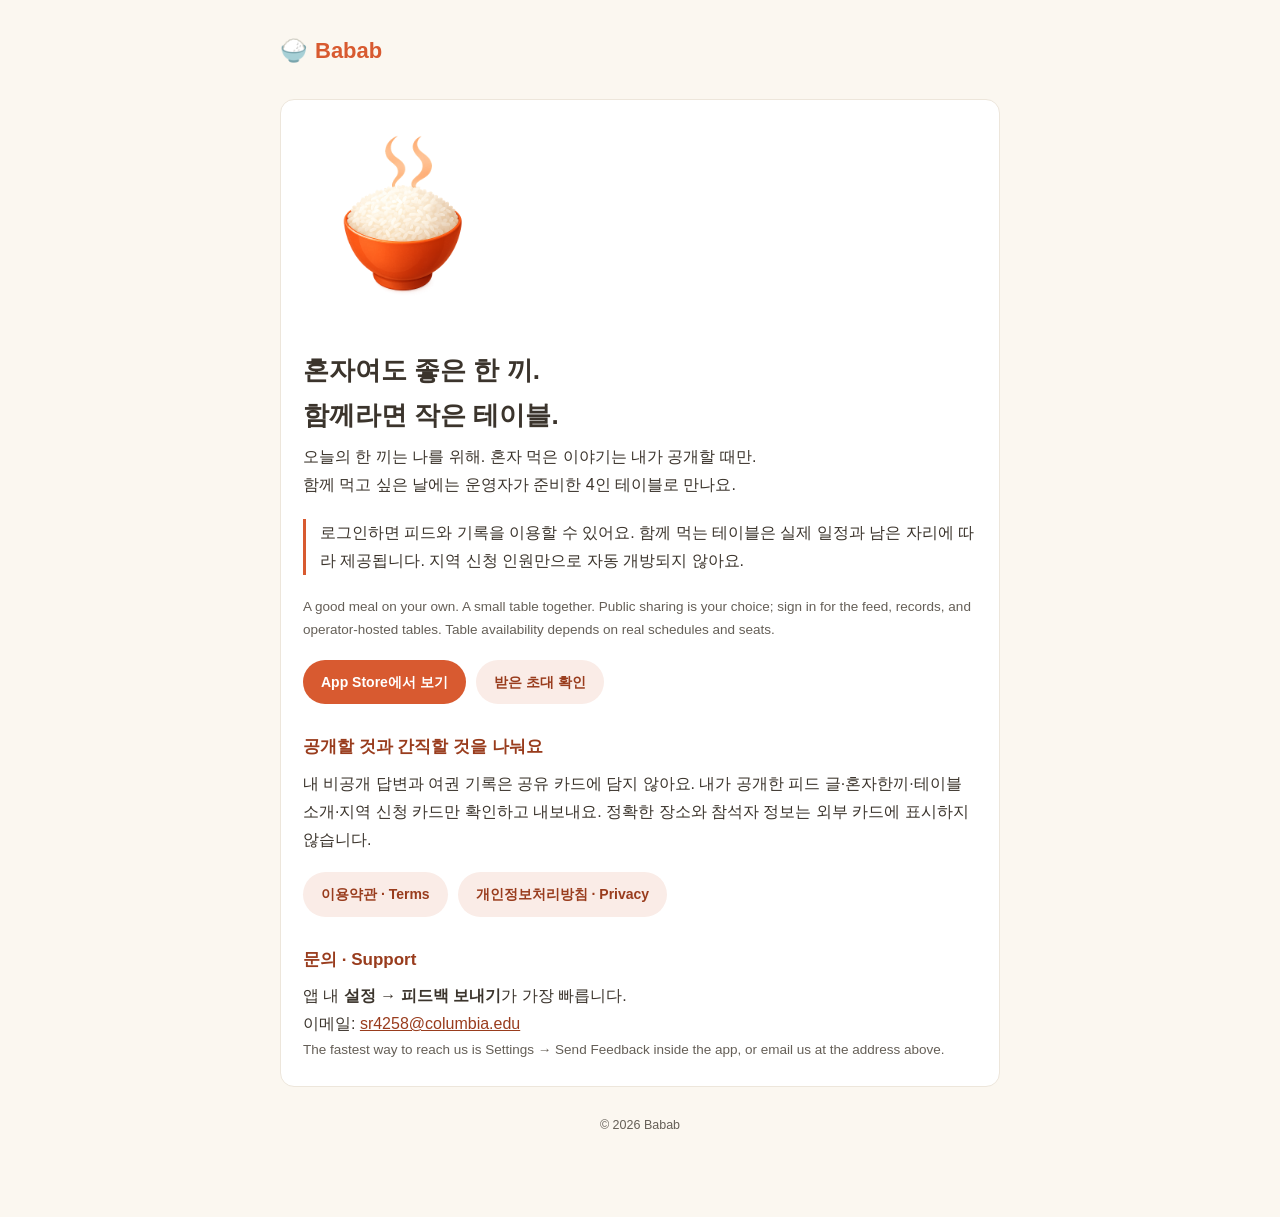
<file: index.html>
<!doctype html>
<html lang="ko">
<head>
<meta charset="utf-8">
<meta name="viewport" content="width=device-width, initial-scale=1">
<title>바밥 — 혼자여도 좋은 한 끼, 함께라면 작은 테이블</title>
<meta name="description" content="공개는 내 선택. 혼자 먹은 이야기를 남기고, 운영자가 준비한 작은 테이블을 만나세요. 로그인하고 피드·기록·테이블을 이용하세요.">
<meta name="referrer" content="no-referrer">
<meta property="og:title" content="혼자여도 좋은 한 끼. 함께라면 작은 테이블.">
<meta property="og:description" content="공개는 내 선택. BABAB의 혼자한끼와 운영형 4인 테이블.">
<meta property="og:image" content="https://richryu98.github.io/babab-site/babab.png">
<meta property="og:url" content="https://richryu98.github.io/babab-site/">
<link rel="stylesheet" href="style.css">
</head>
<body>
<div class="wrap">
  <div class="brand"><span class="bowl">🍚</span><a href="./">Babab</a></div>
  <div class="card">
    <img class="brand-image" src="babab.png" alt="따뜻한 밥 한 그릇을 담은 BABAB 로고" width="200" height="200">
    <h1>혼자여도 좋은 한 끼.<br>함께라면 작은 테이블.</h1>
    <p>오늘의 한 끼는 나를 위해. 혼자 먹은 이야기는 내가 공개할 때만.<br>함께 먹고 싶은 날에는 운영자가 준비한 4인 테이블로 만나요.</p>
    <p class="notice">로그인하면 피드와 기록을 이용할 수 있어요. 함께 먹는 테이블은 실제 일정과 남은 자리에 따라 제공됩니다. 지역 신청 인원만으로 자동 개방되지 않아요.</p>
    <p class="en">A good meal on your own. A small table together. Public sharing is your choice; sign in for the feed, records, and operator-hosted tables. Table availability depends on real schedules and seats.</p>
    <div class="btnrow"><a class="btn" href="https://apps.apple.com/kr/app/id6765523903">App Store에서 보기</a><a class="btn light" href="invite/">받은 초대 확인</a></div>
    <h2>공개할 것과 간직할 것을 나눠요</h2>
    <p>내 비공개 답변과 여권 기록은 공유 카드에 담지 않아요. 내가 공개한 피드 글·혼자한끼·테이블 소개·지역 신청 카드만 확인하고 내보내요. 정확한 장소와 참석자 정보는 외부 카드에 표시하지 않습니다.</p>
    <div class="btnrow">
      <a class="btn light" href="terms.html">이용약관 · Terms</a>
      <a class="btn light" href="privacy.html">개인정보처리방침 · Privacy</a>
    </div>
    <h2>문의 · Support</h2>
    <p>앱 내 <strong>설정 → 피드백 보내기</strong>가 가장 빠릅니다.<br>
    이메일: <a href="mailto:sr4258@columbia.edu">sr4258@columbia.edu</a></p>
    <p class="en">The fastest way to reach us is Settings → Send Feedback inside the app, or email us at the address above.</p>
  </div>
  <p class="footer">© 2026 Babab</p>
</div>
</body>
</html>
</file>
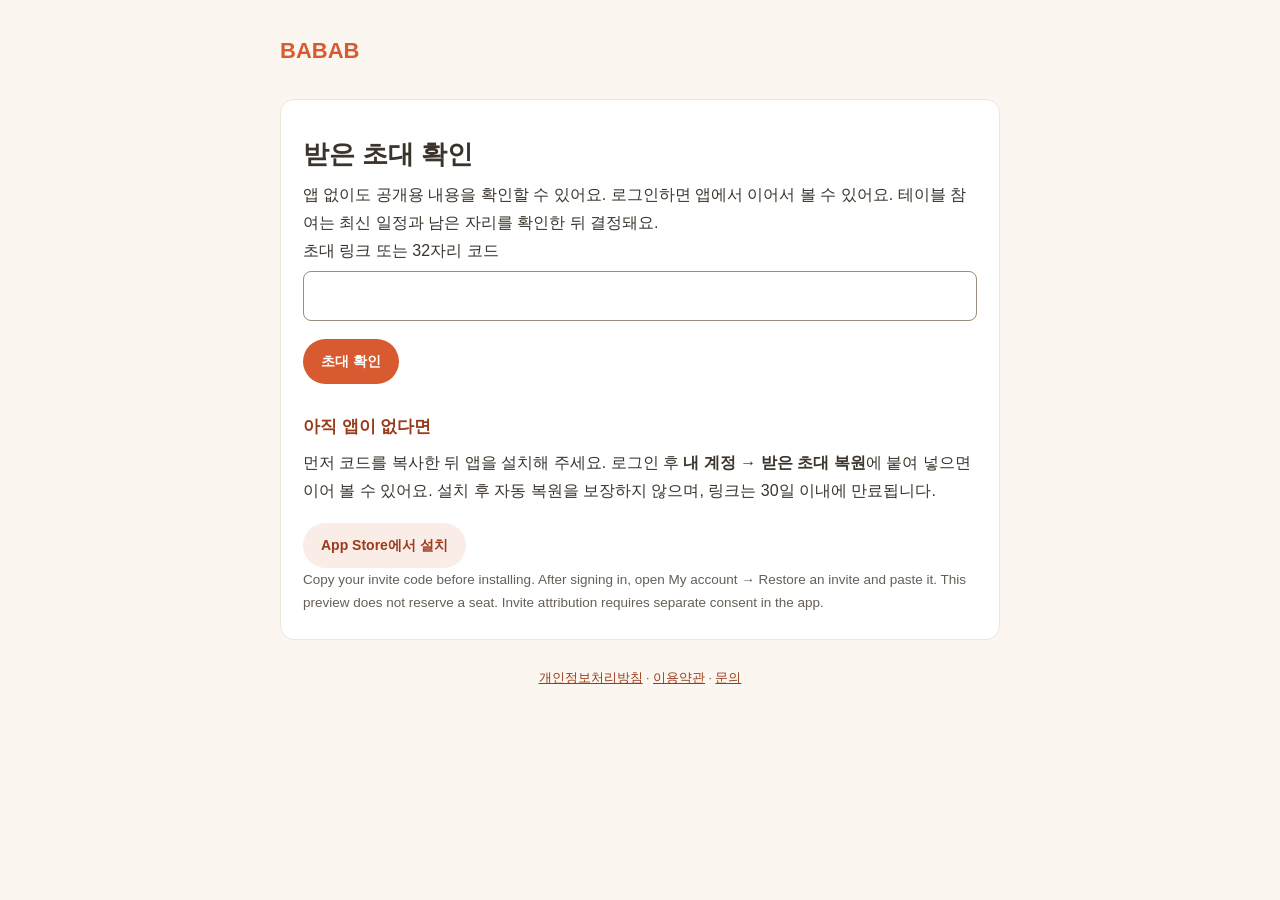
<file: invite/index.html>
<!doctype html>
<html lang="ko">
<head>
<meta charset="utf-8"><meta name="viewport" content="width=device-width, initial-scale=1">
<title>BABAB 초대 — 받은 한 끼 이야기 확인</title>
<meta name="description" content="받은 BABAB 초대를 확인하고 앱에서 이어 보세요. 공개 상태와 참여 자격은 다시 확인됩니다.">
<meta name="referrer" content="no-referrer">
<meta name="robots" content="noindex,nofollow">
<meta http-equiv="Content-Security-Policy" content="default-src 'self'; connect-src https://wbrrpeavykesvtvdexpz.supabase.co; img-src 'self'; script-src 'self'; style-src 'self'; base-uri 'none'; form-action 'none'; object-src 'none'">
<link rel="stylesheet" href="../style.css"><script src="invite.js" type="module"></script>
</head>
<body><main class="wrap">
<div class="brand"><a href="../">BABAB</a></div>
<section class="card">
  <h1>받은 초대 확인</h1>
  <p>앱 없이도 공개용 내용을 확인할 수 있어요. 로그인하면 앱에서 이어서 볼 수 있어요. 테이블 참여는 최신 일정과 남은 자리를 확인한 뒤 결정돼요.</p>
  <label for="invite-input">초대 링크 또는 32자리 코드</label>
  <input id="invite-input" autocomplete="off" autocapitalize="off" spellcheck="false" maxlength="300">
  <div class="btnrow"><button id="resolve" class="btn" type="button">초대 확인</button></div>
  <p id="status" role="status" aria-live="polite"></p>
  <article id="preview" hidden>
    <h2 id="preview-title"></h2><p id="preview-body" class="preview-copy"></p><p id="preview-area"></p>
    <p id="preview-time"></p><p id="preview-count"></p>
    <p class="notice">공유는 예약이나 좌석 확보가 아니에요. 정확한 장소·참석자·비공개 기록은 이 페이지에 표시하지 않아요.</p>
    <div class="btnrow"><a id="open-app" class="btn">설치된 앱에서 열기</a><button id="copy-code" class="btn light" type="button">설치 전 코드 복사</button></div>
  </article>
  <h2>아직 앱이 없다면</h2>
  <p>먼저 코드를 복사한 뒤 앱을 설치해 주세요. 로그인 후 <strong>내 계정 → 받은 초대 복원</strong>에 붙여 넣으면 이어 볼 수 있어요. 설치 후 자동 복원을 보장하지 않으며, 링크는 30일 이내에 만료됩니다.</p>
  <div class="btnrow"><a class="btn light" href="https://apps.apple.com/kr/app/id6765523903">App Store에서 설치</a></div>
  <p class="en">Copy your invite code before installing. After signing in, open My account → Restore an invite and paste it. This preview does not reserve a seat. Invite attribution requires separate consent in the app.</p>
  <noscript><p>초대 확인에는 JavaScript가 필요합니다. 링크의 code 값을 앱의 ‘받은 초대 복원’에 직접 입력해 주세요.</p></noscript>
</section>
<footer class="footer"><a href="../privacy.html">개인정보처리방침</a> · <a href="../terms.html">이용약관</a> · <a href="mailto:sr4258@columbia.edu">문의</a></footer>
</main></body></html>
</file>
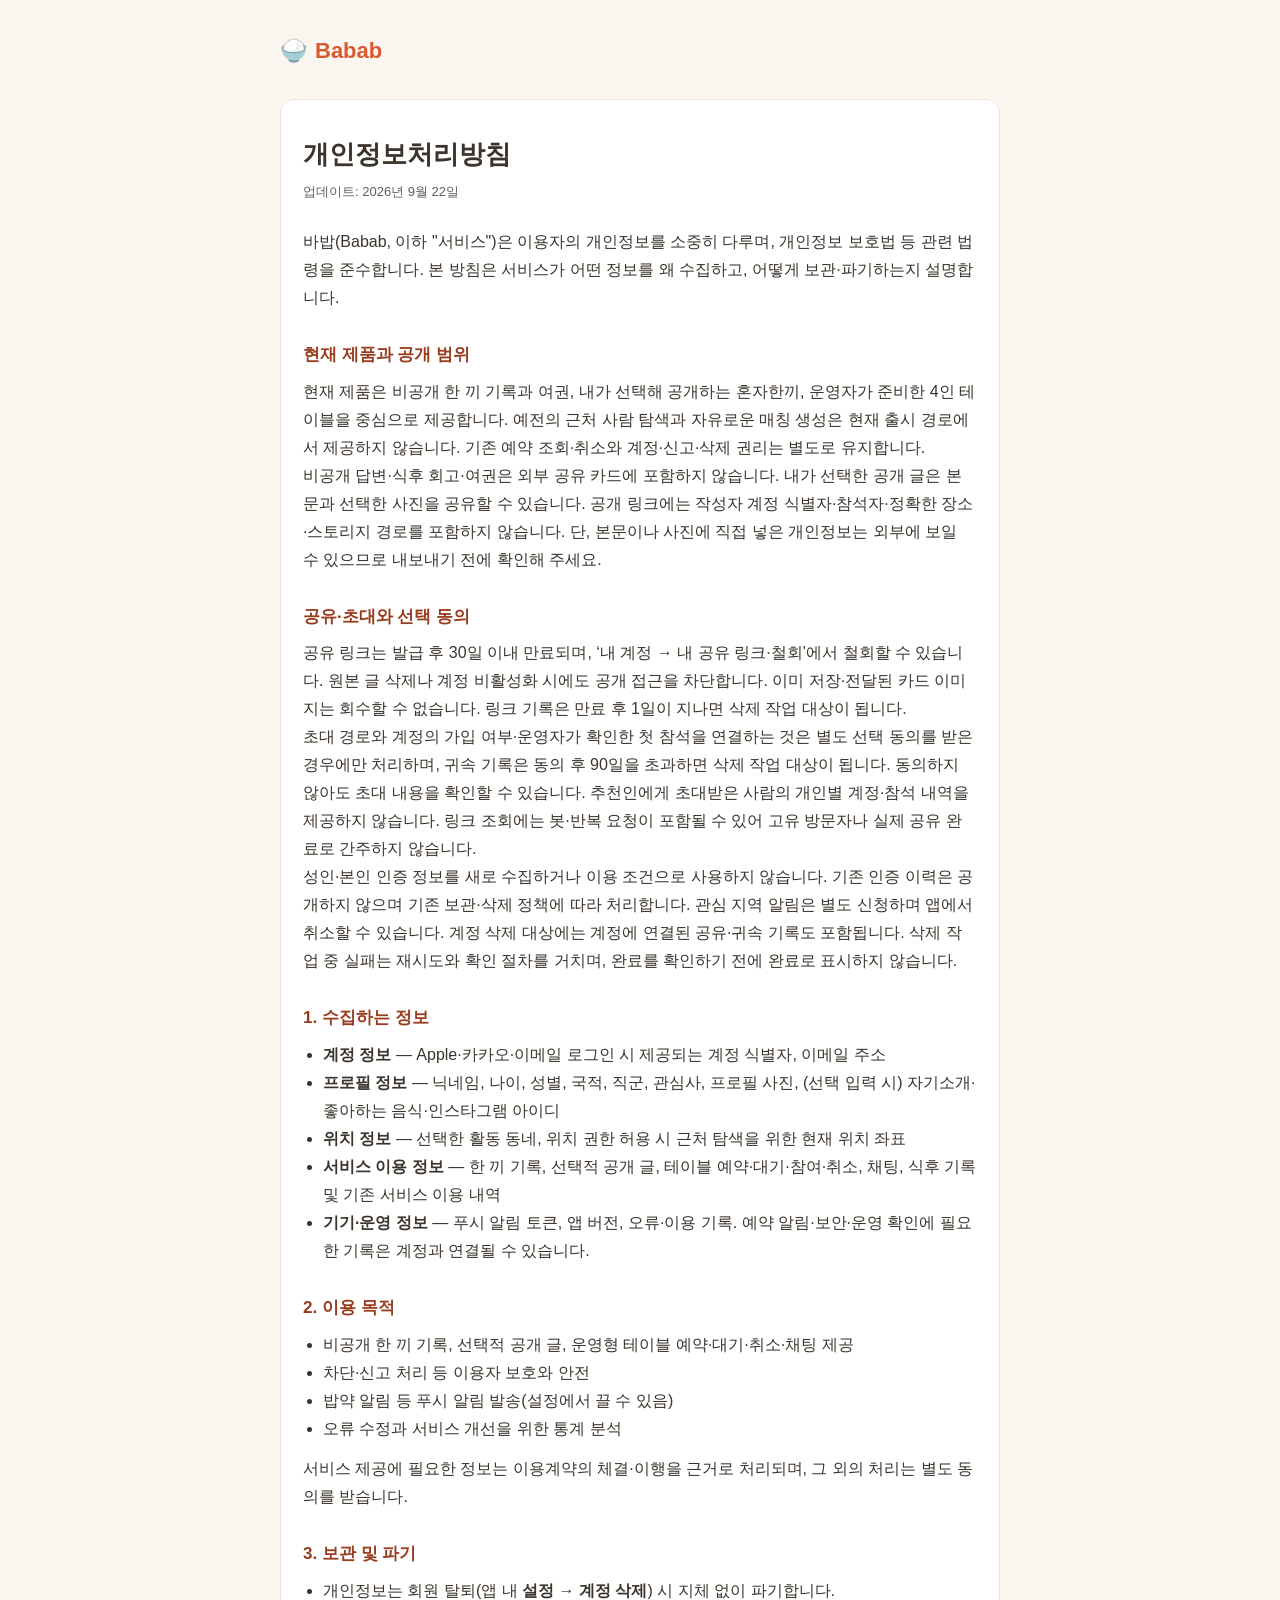
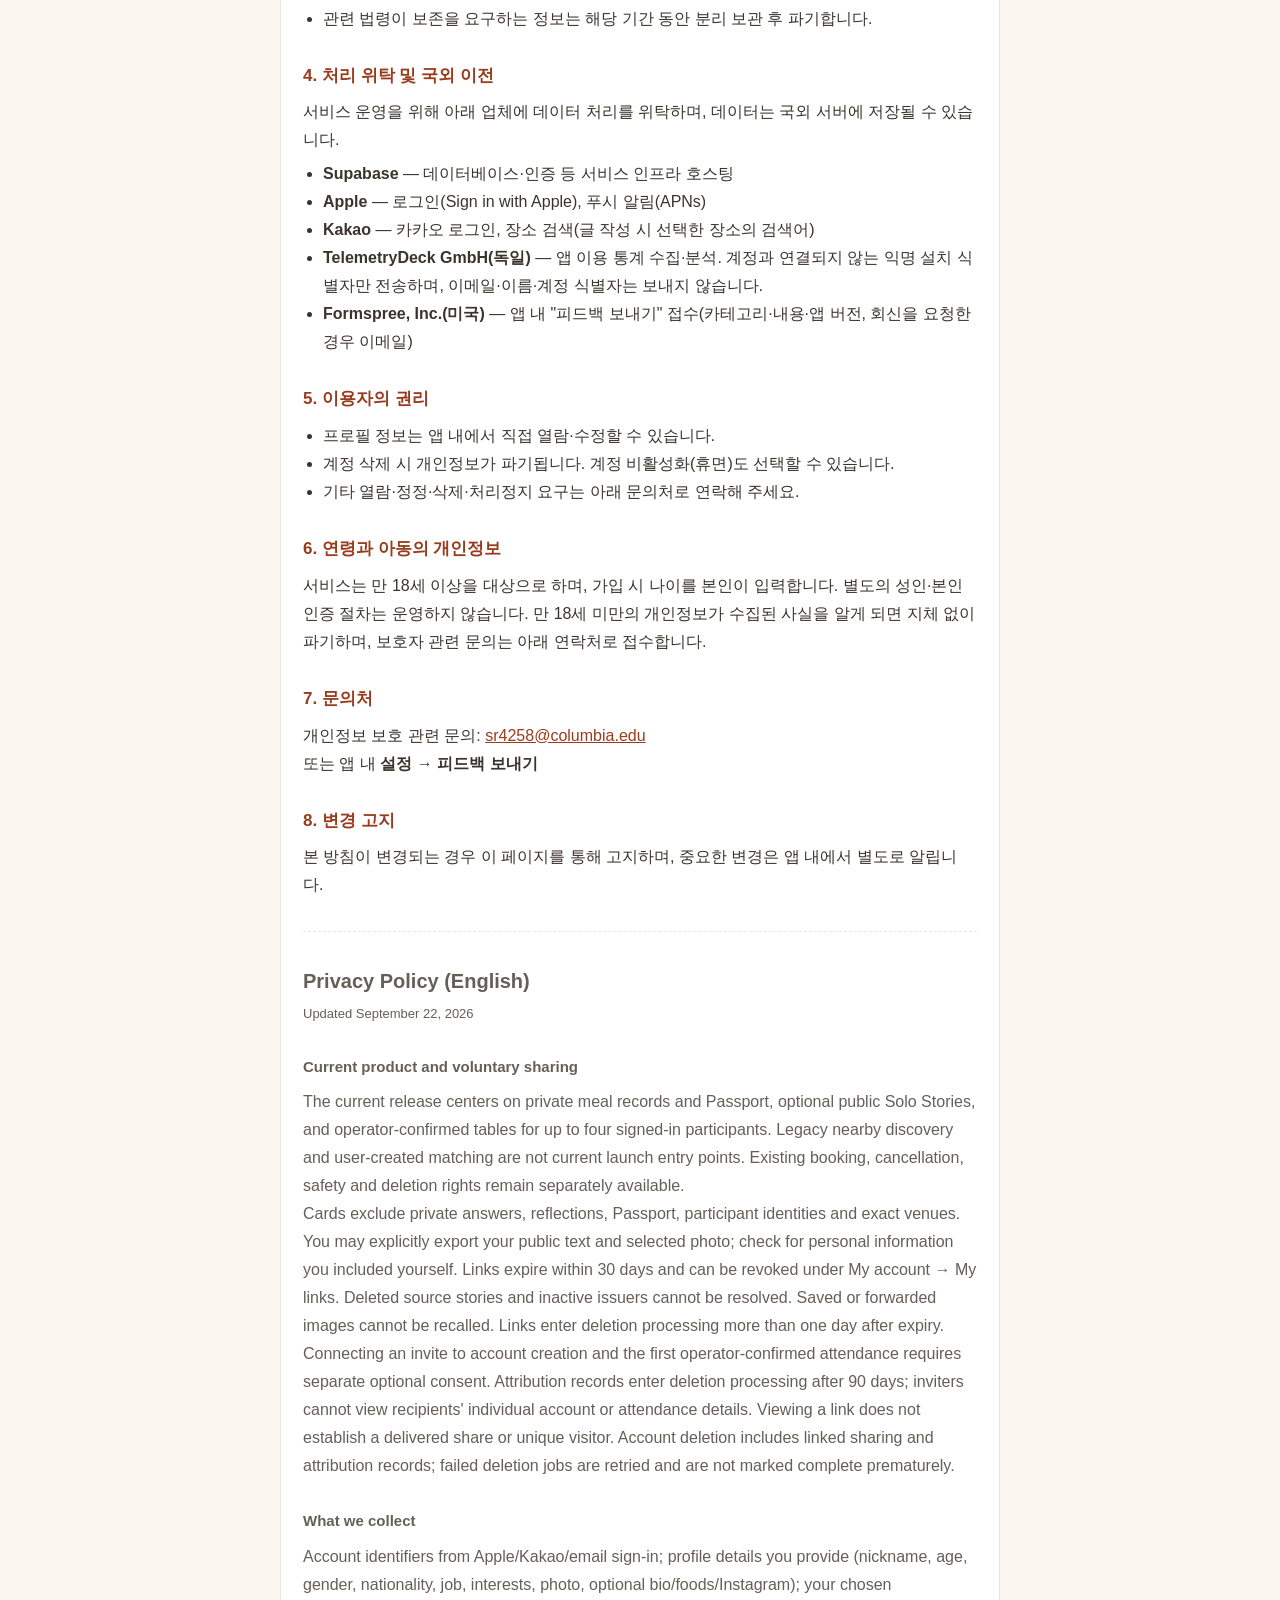
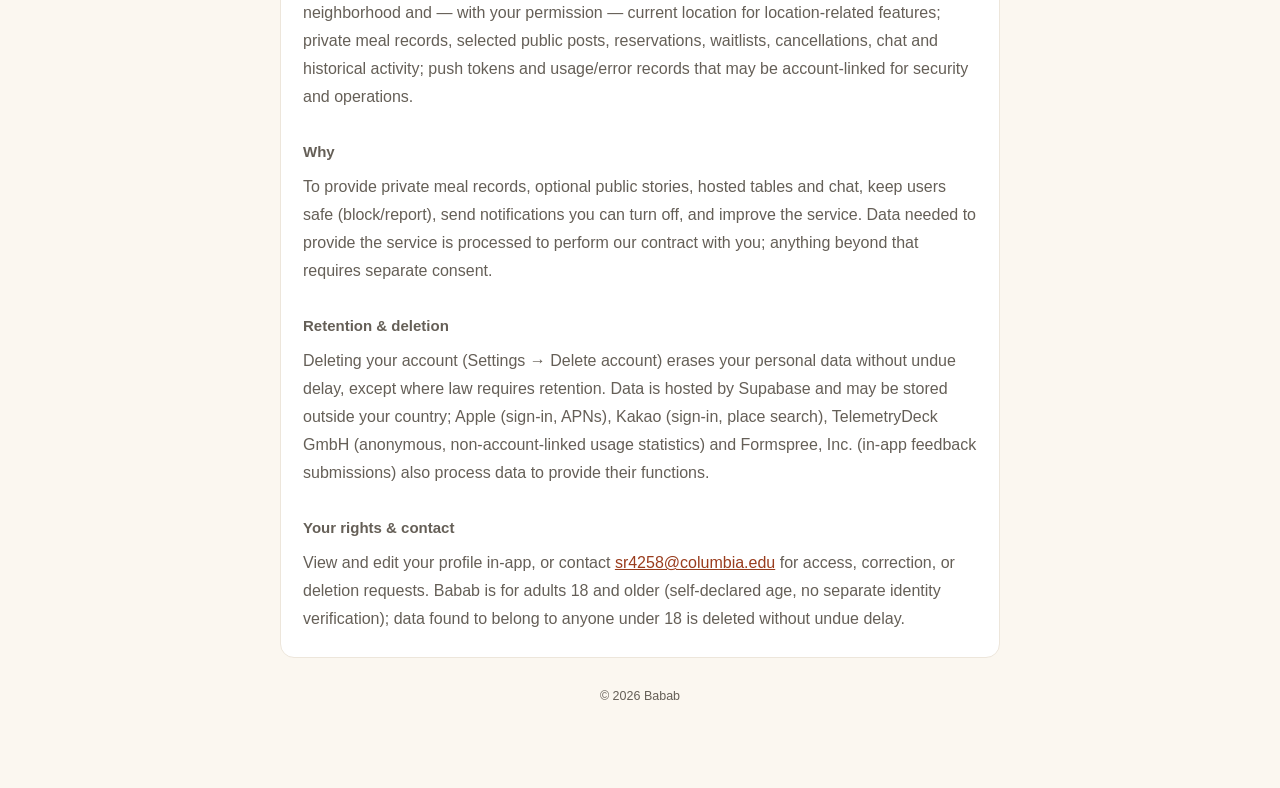
<file: privacy.html>
<!doctype html>
<html lang="ko">
<head>
<meta charset="utf-8">
<meta name="viewport" content="width=device-width, initial-scale=1">
<title>바밥 개인정보처리방침 · Babab Privacy Policy</title>
<link rel="stylesheet" href="style.css">
</head>
<body>
<div class="wrap">
  <div class="brand"><span class="bowl">🍚</span><a href="./">Babab</a></div>
  <div class="card">
    <h1>개인정보처리방침</h1>
    <p class="date">업데이트: 2026년 9월 22일</p>

    <p>바밥(Babab, 이하 "서비스")은 이용자의 개인정보를 소중히 다루며, 개인정보 보호법 등
    관련 법령을 준수합니다. 본 방침은 서비스가 어떤 정보를 왜 수집하고, 어떻게 보관·파기하는지 설명합니다.</p>

    <h2>현재 제품과 공개 범위</h2>
    <p>현재 제품은 비공개 한 끼 기록과 여권, 내가 선택해 공개하는 혼자한끼, 운영자가 준비한 4인 테이블을 중심으로 제공합니다. 예전의 근처 사람 탐색과 자유로운 매칭 생성은 현재 출시 경로에서 제공하지 않습니다. 기존 예약 조회·취소와 계정·신고·삭제 권리는 별도로 유지합니다.</p>
    <p>비공개 답변·식후 회고·여권은 외부 공유 카드에 포함하지 않습니다. 내가 선택한 공개 글은 본문과 선택한 사진을 공유할 수 있습니다. 공개 링크에는 작성자 계정 식별자·참석자·정확한 장소·스토리지 경로를 포함하지 않습니다. 단, 본문이나 사진에 직접 넣은 개인정보는 외부에 보일 수 있으므로 내보내기 전에 확인해 주세요.</p>
    <h2>공유·초대와 선택 동의</h2>
    <p>공유 링크는 발급 후 30일 이내 만료되며, ‘내 계정 → 내 공유 링크·철회’에서 철회할 수 있습니다. 원본 글 삭제나 계정 비활성화 시에도 공개 접근을 차단합니다. 이미 저장·전달된 카드 이미지는 회수할 수 없습니다. 링크 기록은 만료 후 1일이 지나면 삭제 작업 대상이 됩니다.</p>
    <p>초대 경로와 계정의 가입 여부·운영자가 확인한 첫 참석을 연결하는 것은 별도 선택 동의를 받은 경우에만 처리하며, 귀속 기록은 동의 후 90일을 초과하면 삭제 작업 대상이 됩니다. 동의하지 않아도 초대 내용을 확인할 수 있습니다. 추천인에게 초대받은 사람의 개인별 계정·참석 내역을 제공하지 않습니다. 링크 조회에는 봇·반복 요청이 포함될 수 있어 고유 방문자나 실제 공유 완료로 간주하지 않습니다.</p>
    <p>성인·본인 인증 정보를 새로 수집하거나 이용 조건으로 사용하지 않습니다. 기존 인증 이력은 공개하지 않으며 기존 보관·삭제 정책에 따라 처리합니다. 관심 지역 알림은 별도 신청하며 앱에서 취소할 수 있습니다. 계정 삭제 대상에는 계정에 연결된 공유·귀속 기록도 포함됩니다. 삭제 작업 중 실패는 재시도와 확인 절차를 거치며, 완료를 확인하기 전에 완료로 표시하지 않습니다.</p>
    <h2>1. 수집하는 정보</h2>
    <ul>
      <li><strong>계정 정보</strong> — Apple·카카오·이메일 로그인 시 제공되는 계정 식별자, 이메일 주소</li>
      <li><strong>프로필 정보</strong> — 닉네임, 나이, 성별, 국적, 직군, 관심사, 프로필 사진, (선택 입력 시) 자기소개·좋아하는 음식·인스타그램 아이디</li>
      <li><strong>위치 정보</strong> — 선택한 활동 동네, 위치 권한 허용 시 근처 탐색을 위한 현재 위치 좌표</li>
      <li><strong>서비스 이용 정보</strong> — 한 끼 기록, 선택적 공개 글, 테이블 예약·대기·참여·취소, 채팅, 식후 기록 및 기존 서비스 이용 내역</li>
      <li><strong>기기·운영 정보</strong> — 푸시 알림 토큰, 앱 버전, 오류·이용 기록. 예약 알림·보안·운영 확인에 필요한 기록은 계정과 연결될 수 있습니다.</li>
    </ul>

    <h2>2. 이용 목적</h2>
    <ul>
      <li>비공개 한 끼 기록, 선택적 공개 글, 운영형 테이블 예약·대기·취소·채팅 제공</li>
      <li>차단·신고 처리 등 이용자 보호와 안전</li>
      <li>밥약 알림 등 푸시 알림 발송(설정에서 끌 수 있음)</li>
      <li>오류 수정과 서비스 개선을 위한 통계 분석</li>
    </ul>
    <p>서비스 제공에 필요한 정보는 이용계약의 체결·이행을 근거로 처리되며, 그 외의 처리는 별도 동의를 받습니다.</p>

    <h2>3. 보관 및 파기</h2>
    <ul>
      <li>개인정보는 회원 탈퇴(앱 내 <strong>설정 → 계정 삭제</strong>) 시 지체 없이 파기합니다.</li>
      <li>관련 법령이 보존을 요구하는 정보는 해당 기간 동안 분리 보관 후 파기합니다.</li>
    </ul>

    <h2>4. 처리 위탁 및 국외 이전</h2>
    <p>서비스 운영을 위해 아래 업체에 데이터 처리를 위탁하며, 데이터는 국외 서버에 저장될 수 있습니다.</p>
    <ul>
      <li><strong>Supabase</strong> — 데이터베이스·인증 등 서비스 인프라 호스팅</li>
      <li><strong>Apple</strong> — 로그인(Sign in with Apple), 푸시 알림(APNs)</li>
      <li><strong>Kakao</strong> — 카카오 로그인, 장소 검색(글 작성 시 선택한 장소의 검색어)</li>
      <li><strong>TelemetryDeck GmbH(독일)</strong> — 앱 이용 통계 수집·분석. 계정과 연결되지 않는 익명 설치 식별자만 전송하며, 이메일·이름·계정 식별자는 보내지 않습니다.</li>
      <li><strong>Formspree, Inc.(미국)</strong> — 앱 내 "피드백 보내기" 접수(카테고리·내용·앱 버전, 회신을 요청한 경우 이메일)</li>
    </ul>

    <h2>5. 이용자의 권리</h2>
    <ul>
      <li>프로필 정보는 앱 내에서 직접 열람·수정할 수 있습니다.</li>
      <li>계정 삭제 시 개인정보가 파기됩니다. 계정 비활성화(휴면)도 선택할 수 있습니다.</li>
      <li>기타 열람·정정·삭제·처리정지 요구는 아래 문의처로 연락해 주세요.</li>
    </ul>

    <h2>6. 연령과 아동의 개인정보</h2>
    <p>서비스는 만 18세 이상을 대상으로 하며, 가입 시 나이를 본인이 입력합니다. 별도의 성인·본인 인증 절차는 운영하지 않습니다. 만 18세 미만의 개인정보가 수집된 사실을 알게 되면 지체 없이 파기하며, 보호자 관련 문의는 아래 연락처로 접수합니다.</p>

    <h2>7. 문의처</h2>
    <p>개인정보 보호 관련 문의: <a href="mailto:sr4258@columbia.edu">sr4258@columbia.edu</a><br>
    또는 앱 내 <strong>설정 → 피드백 보내기</strong></p>

    <h2>8. 변경 고지</h2>
    <p>본 방침이 변경되는 경우 이 페이지를 통해 고지하며, 중요한 변경은 앱 내에서 별도로 알립니다.</p>

    <hr>

    <div class="en">
      <h1 style="font-size:20px;color:var(--muted)">Privacy Policy (English)</h1>
      <p class="date">Updated September 22, 2026</p>
      <h2>Current product and voluntary sharing</h2>
      <p>The current release centers on private meal records and Passport, optional public Solo Stories, and operator-confirmed tables for up to four signed-in participants. Legacy nearby discovery and user-created matching are not current launch entry points. Existing booking, cancellation, safety and deletion rights remain separately available.</p>
      <p>Cards exclude private answers, reflections, Passport, participant identities and exact venues. You may explicitly export your public text and selected photo; check for personal information you included yourself. Links expire within 30 days and can be revoked under My account → My links. Deleted source stories and inactive issuers cannot be resolved. Saved or forwarded images cannot be recalled. Links enter deletion processing more than one day after expiry.</p>
      <p>Connecting an invite to account creation and the first operator-confirmed attendance requires separate optional consent. Attribution records enter deletion processing after 90 days; inviters cannot view recipients' individual account or attendance details. Viewing a link does not establish a delivered share or unique visitor. Account deletion includes linked sharing and attribution records; failed deletion jobs are retried and are not marked complete prematurely.</p>
      <h2>What we collect</h2>
      <p>Account identifiers from Apple/Kakao/email sign-in; profile details you provide (nickname, age, gender,
      nationality, job, interests, photo, optional bio/foods/Instagram); your chosen neighborhood and — with your
      permission — current location for location-related features; private meal records, selected public posts, reservations, waitlists, cancellations, chat and historical activity;
      push tokens and usage/error records that may be account-linked for security and operations.</p>
      <h2>Why</h2>
      <p>To provide private meal records, optional public stories, hosted tables and chat, keep users safe (block/report), send notifications
      you can turn off, and improve the service. Data needed to provide the service is processed to perform our
      contract with you; anything beyond that requires separate consent.</p>
      <h2>Retention &amp; deletion</h2>
      <p>Deleting your account (Settings → Delete account) erases your personal data without undue delay, except where
      law requires retention. Data is hosted by Supabase and may be stored outside your country; Apple (sign-in, APNs),
      Kakao (sign-in, place search), TelemetryDeck GmbH (anonymous, non-account-linked usage statistics) and
      Formspree, Inc. (in-app feedback submissions) also process data to provide their functions.</p>
      <h2>Your rights &amp; contact</h2>
      <p>View and edit your profile in-app, or contact <a href="mailto:sr4258@columbia.edu">sr4258@columbia.edu</a> for
      access, correction, or deletion requests. Babab is for adults 18 and older (self-declared age, no separate
      identity verification); data found to belong to anyone under 18 is deleted without undue delay.</p>
    </div>
  </div>
  <p class="footer">© 2026 Babab</p>
</div>
</body>
</html>
</file>
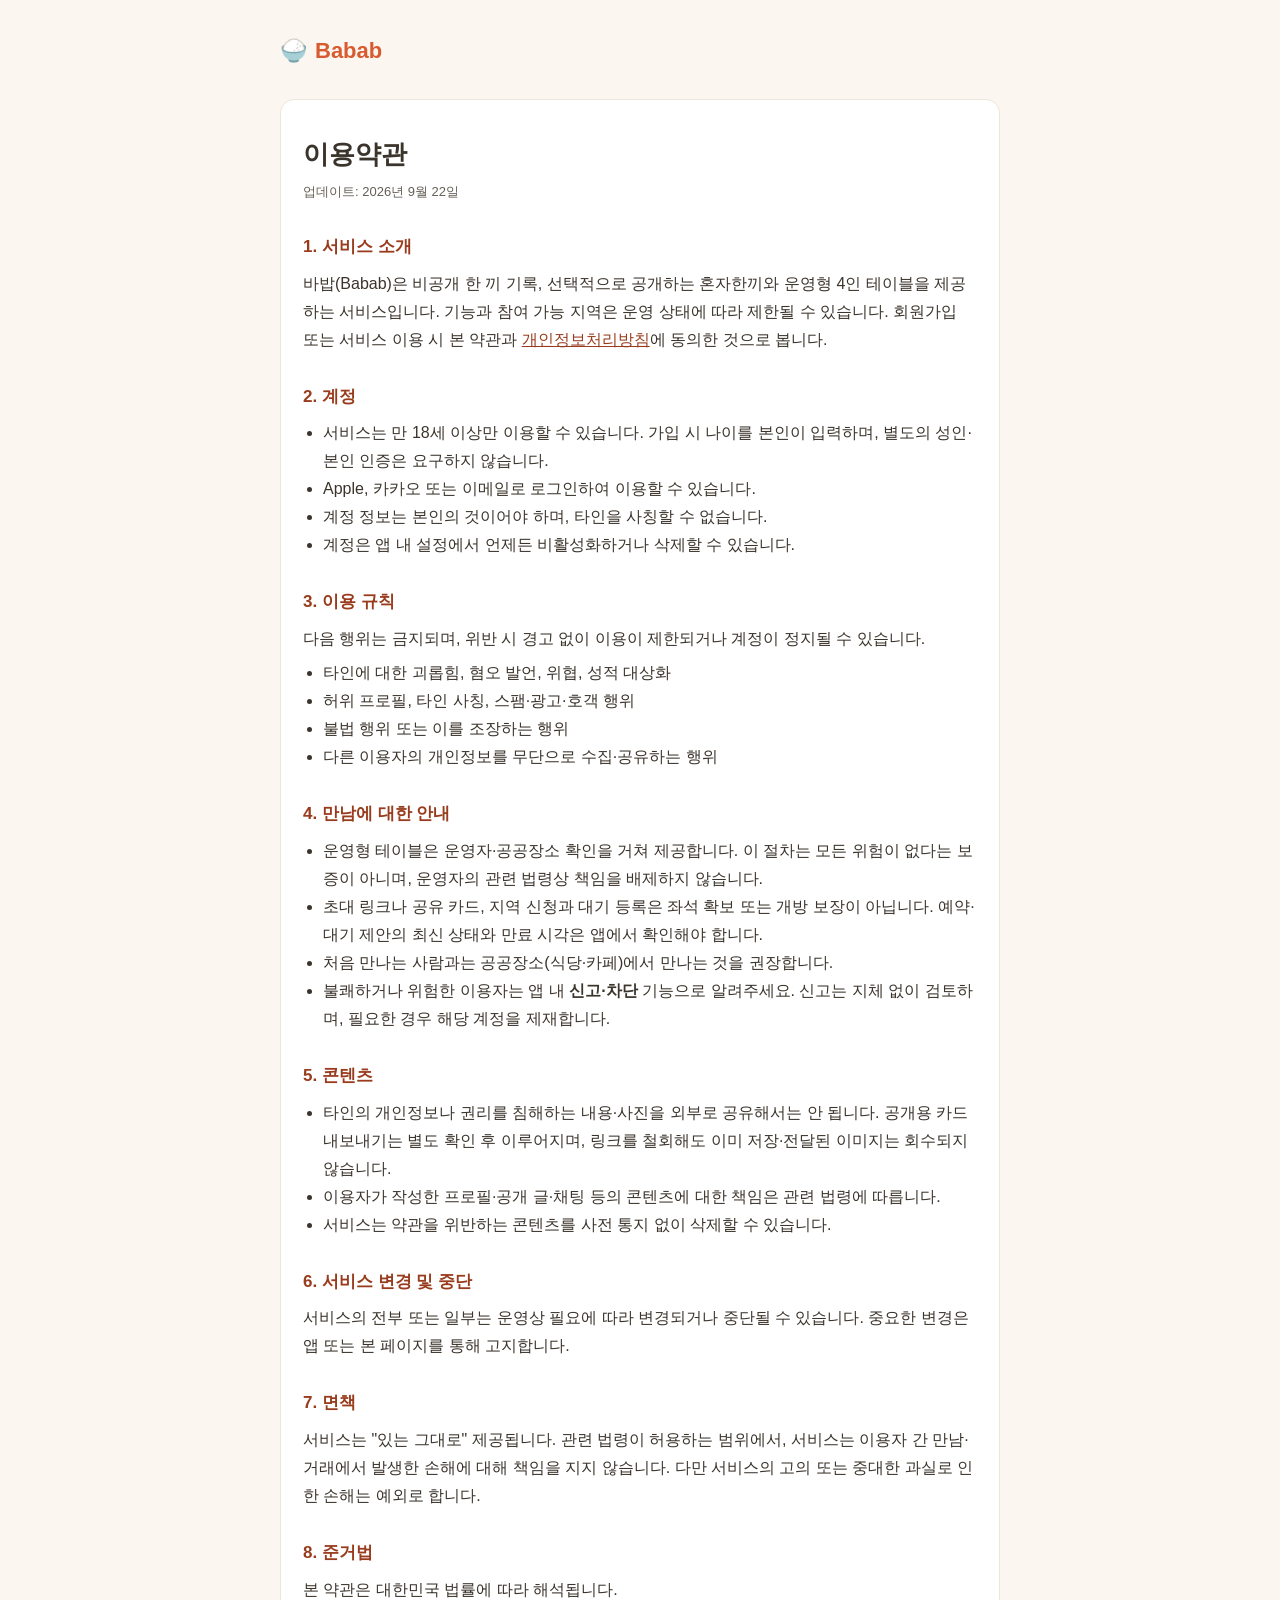
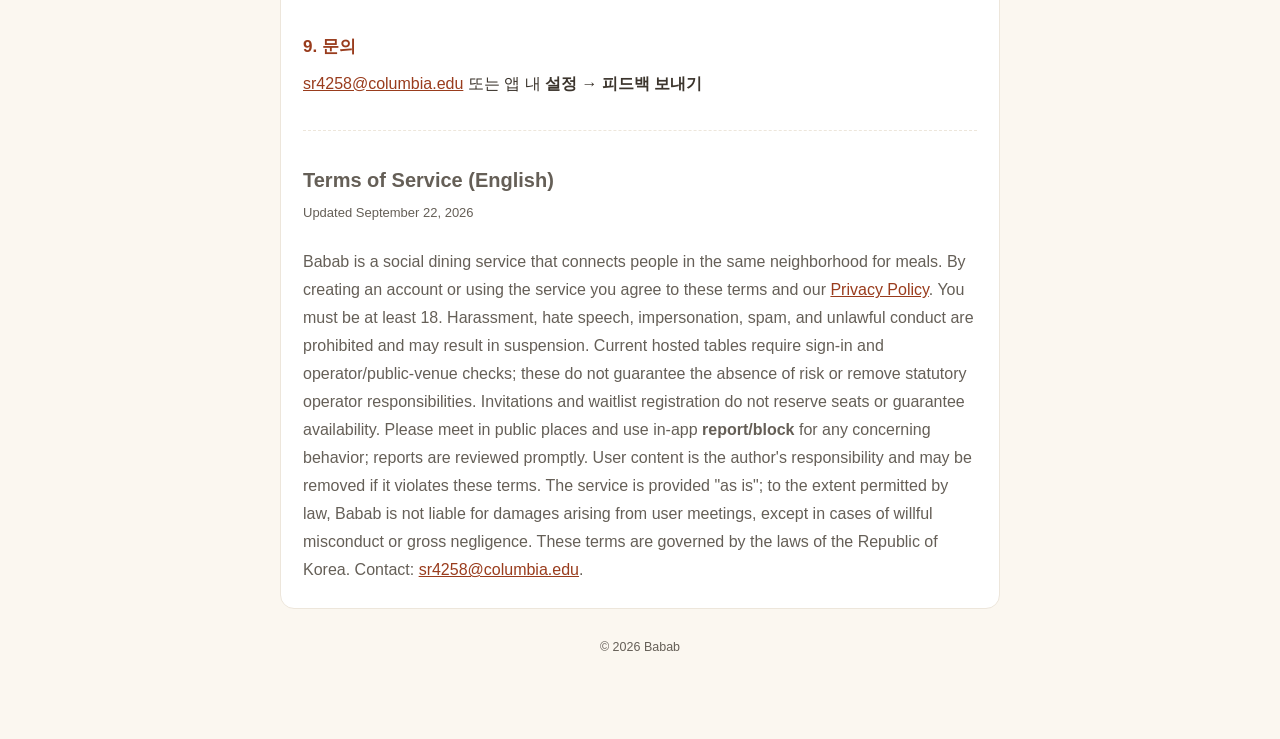
<file: terms.html>
<!doctype html>
<html lang="ko">
<head>
<meta charset="utf-8">
<meta name="viewport" content="width=device-width, initial-scale=1">
<title>바밥 이용약관 · Babab Terms of Service</title>
<link rel="stylesheet" href="style.css">
</head>
<body>
<div class="wrap">
  <div class="brand"><span class="bowl">🍚</span><a href="./">Babab</a></div>
  <div class="card">
    <h1>이용약관</h1>
    <p class="date">업데이트: 2026년 9월 22일</p>

    <h2>1. 서비스 소개</h2>
    <p>바밥(Babab)은 비공개 한 끼 기록, 선택적으로 공개하는 혼자한끼와 운영형 4인 테이블을 제공하는 서비스입니다. 기능과 참여 가능 지역은 운영 상태에 따라 제한될 수 있습니다.
    회원가입 또는 서비스 이용 시 본 약관과 <a href="privacy.html">개인정보처리방침</a>에 동의한 것으로 봅니다.</p>

    <h2>2. 계정</h2>
    <ul>
      <li>서비스는 만 18세 이상만 이용할 수 있습니다. 가입 시 나이를 본인이 입력하며, 별도의 성인·본인 인증은 요구하지 않습니다.</li>
      <li>Apple, 카카오 또는 이메일로 로그인하여 이용할 수 있습니다.</li>
      <li>계정 정보는 본인의 것이어야 하며, 타인을 사칭할 수 없습니다.</li>
      <li>계정은 앱 내 설정에서 언제든 비활성화하거나 삭제할 수 있습니다.</li>
    </ul>

    <h2>3. 이용 규칙</h2>
    <p>다음 행위는 금지되며, 위반 시 경고 없이 이용이 제한되거나 계정이 정지될 수 있습니다.</p>
    <ul>
      <li>타인에 대한 괴롭힘, 혐오 발언, 위협, 성적 대상화</li>
      <li>허위 프로필, 타인 사칭, 스팸·광고·호객 행위</li>
      <li>불법 행위 또는 이를 조장하는 행위</li>
      <li>다른 이용자의 개인정보를 무단으로 수집·공유하는 행위</li>
    </ul>

    <h2>4. 만남에 대한 안내</h2>
    <ul>
      <li>운영형 테이블은 운영자·공공장소 확인을 거쳐 제공합니다. 이 절차는 모든 위험이 없다는 보증이 아니며, 운영자의 관련 법령상 책임을 배제하지 않습니다.</li>
      <li>초대 링크나 공유 카드, 지역 신청과 대기 등록은 좌석 확보 또는 개방 보장이 아닙니다. 예약·대기 제안의 최신 상태와 만료 시각은 앱에서 확인해야 합니다.</li>
      <li>처음 만나는 사람과는 공공장소(식당·카페)에서 만나는 것을 권장합니다.</li>
      <li>불쾌하거나 위험한 이용자는 앱 내 <strong>신고·차단</strong> 기능으로 알려주세요. 신고는 지체 없이 검토하며, 필요한 경우 해당 계정을 제재합니다.</li>
    </ul>

    <h2>5. 콘텐츠</h2>
    <ul>
      <li>타인의 개인정보나 권리를 침해하는 내용·사진을 외부로 공유해서는 안 됩니다. 공개용 카드 내보내기는 별도 확인 후 이루어지며, 링크를 철회해도 이미 저장·전달된 이미지는 회수되지 않습니다.</li>
      <li>이용자가 작성한 프로필·공개 글·채팅 등의 콘텐츠에 대한 책임은 관련 법령에 따릅니다.</li>
      <li>서비스는 약관을 위반하는 콘텐츠를 사전 통지 없이 삭제할 수 있습니다.</li>
    </ul>

    <h2>6. 서비스 변경 및 중단</h2>
    <p>서비스의 전부 또는 일부는 운영상 필요에 따라 변경되거나 중단될 수 있습니다.
    중요한 변경은 앱 또는 본 페이지를 통해 고지합니다.</p>

    <h2>7. 면책</h2>
    <p>서비스는 "있는 그대로" 제공됩니다. 관련 법령이 허용하는 범위에서, 서비스는 이용자 간 만남·거래에서
    발생한 손해에 대해 책임을 지지 않습니다. 다만 서비스의 고의 또는 중대한 과실로 인한 손해는 예외로 합니다.</p>

    <h2>8. 준거법</h2>
    <p>본 약관은 대한민국 법률에 따라 해석됩니다.</p>

    <h2>9. 문의</h2>
    <p><a href="mailto:sr4258@columbia.edu">sr4258@columbia.edu</a> 또는 앱 내 <strong>설정 → 피드백 보내기</strong></p>

    <hr>

    <div class="en">
      <h1 style="font-size:20px;color:var(--muted)">Terms of Service (English)</h1>
      <p class="date">Updated September 22, 2026</p>
      <p>Babab is a social dining service that connects people in the same neighborhood for meals. By creating an
      account or using the service you agree to these terms and our <a href="privacy.html">Privacy Policy</a>.
      You must be at least 18. Harassment, hate speech, impersonation, spam, and unlawful conduct are prohibited and
      may result in suspension. Current hosted tables require sign-in and operator/public-venue checks; these do not guarantee the absence of risk or remove statutory operator responsibilities. Invitations and waitlist registration do not reserve seats or guarantee availability. Please
      meet in public places and use in-app <strong>report/block</strong> for any concerning behavior; reports are
      reviewed promptly. User content is the author's responsibility and may be removed if it violates these terms.
      The service is provided "as is"; to the extent permitted by law, Babab is not liable for damages arising from
      user meetings, except in cases of willful misconduct or gross negligence. These terms are governed by the laws
      of the Republic of Korea. Contact: <a href="mailto:sr4258@columbia.edu">sr4258@columbia.edu</a>.</p>
    </div>
  </div>
  <p class="footer">© 2026 Babab</p>
</div>
</body>
</html>
</file>
<file: style.css>
:root {
  --bg: #FBF7F0;
  --card: #FFFFFF;
  --ink: #3B342C;
  --muted: #655F57;
  --coral: #D85A30;
  --coral-dark: #993C1D;
  --border: #EDE6DB;
}
* { box-sizing: border-box; margin: 0; padding: 0; }
body {
  background: var(--bg);
  color: var(--ink);
  font-family: -apple-system, BlinkMacSystemFont, "Apple SD Gothic Neo", "Pretendard", "Segoe UI", sans-serif;
  line-height: 1.75;
  padding: 32px 20px 80px;
}
.wrap { max-width: 720px; margin: 0 auto; }
.brand { display: flex; align-items: center; gap: 8px; margin-bottom: 28px; }
.brand a { color: var(--coral); font-weight: 800; font-size: 22px; text-decoration: none; }
.bowl { font-size: 22px; }
h1 { font-size: 26px; margin: 8px 0 4px; }
.date { color: var(--muted); font-size: 13px; margin-bottom: 24px; }
h2 { font-size: 17px; margin: 28px 0 8px; color: var(--coral-dark); }
p, li { font-size: 16px; }
ul { padding-left: 20px; margin: 6px 0 12px; }
.card {
  background: var(--card);
  border: 1px solid var(--border);
  border-radius: 14px;
  padding: 24px 22px;
}
.en { color: var(--muted); font-size: 13.5px; }
.en h2 { color: var(--muted); font-size: 15px; }
hr { border: none; border-top: 1px dashed var(--border); margin: 32px 0; }
.footer { color: var(--muted); font-size: 12.5px; margin-top: 28px; text-align: center; }
a { color: var(--coral-dark); }
.btnrow { display: flex; gap: 10px; margin-top: 18px; flex-wrap: wrap; }
.btn {
  display: inline-block; padding: 10px 18px; border-radius: 999px;
  background: var(--coral); color: #fff; text-decoration: none; font-weight: 600; font-size: 14px;
}
.btn.light { background: #FAECE7; color: var(--coral-dark); }
.brand-image { display: block; width: min(42vw, 200px); height: auto; border-radius: 24px; margin-bottom: 24px; }
.notice { border-left: 3px solid var(--coral); padding-left: 14px; margin: 20px 0; }
button, input { font: inherit; }
button.btn { border: 0; cursor: pointer; }
button:disabled { opacity: .55; cursor: wait; }
input { width: 100%; min-height: 48px; border: 1px solid #9a8d7e; border-radius: 8px; padding: 10px; margin-top: 6px; }
:focus-visible { outline: 3px solid #9d350e; outline-offset: 4px; }
[hidden] { display: none !important; }
.preview-copy { white-space: pre-wrap; overflow-wrap: anywhere; }
@media (max-width: 440px) { body { padding: 20px 14px 48px; } .card { padding: 24px 18px; } h1 { font-size: 27px; line-height: 1.4; } .btn { min-height: 44px; } }
</file>
